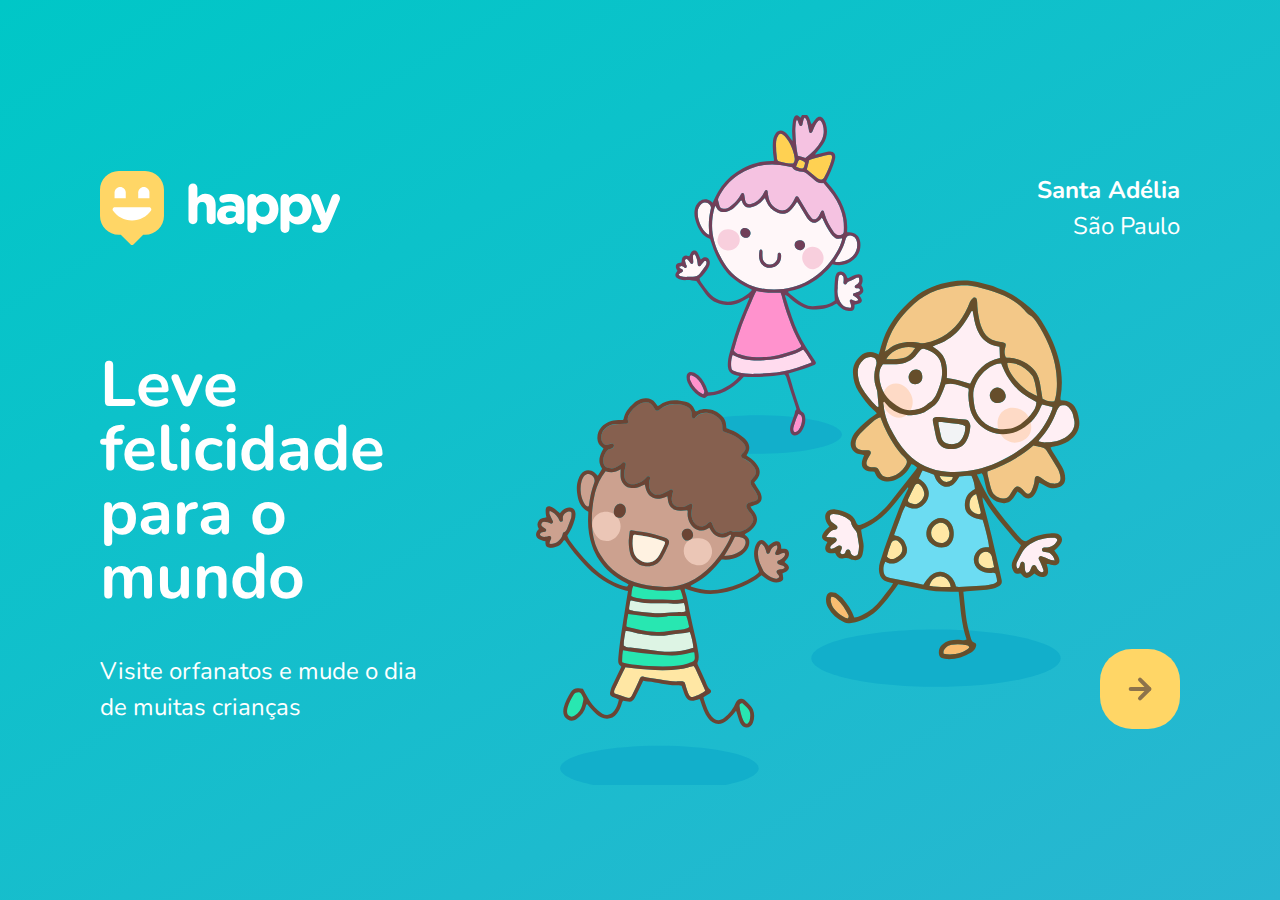
<file: index.html>
<!DOCTYPE html>
<html lang="pt-br">
  <head>
    <meta charset="UTF-8" />
    <meta name="viewport" content="width=device-width, initial-scale=1.0" />
    <link rel="stylesheet" href="./public/css/main.css" />
    <link rel="stylesheet" href="./public/css/page-landing.css" />
    <link rel="stylesheet" href="./public/css/animations.css" />
    <link rel="icon" href="./public/images/logo-icon.png" />
    <title>Happy</title>
  </head>
  <body>
    <div id="page-landing">
      <div id="container">
        <header>
          <img  class="animate-up" id="logo" src="./public/images/logo.svg" alt="Logomarca da Happy" />
          <div class="location animate-up">
            <strong>Santa Adélia</strong>
            <p>São Paulo</p>
          </div>
        </header>
        <main>
          <h1 class="animate-up" >Leve felicidade para o mundo</h1>
          <section class="visit">
            <p class="animate-up">Visite orfanatos e mude o dia de muitas crianças</p>
            <a href="#" title="Visite orfanatos" class="animate-up">
              <img
                src="./public/images/arrow.svg"
                alt="Acesse o mapa de orfanatos"
              />
            </a>
          </section>
        </main>
      </div>
    </div>
  </body>
</html>
</file>
<file: public/css/main.css>
@import url('https://fonts.googleapis.com/css2?family=Nunito:wght@400;600;800&display=swap');

* {
    margin: 0;
    padding: 0;
    box-sizing: border-box;
}
:root {
    font-size: 100%;
}

body {
    /* Todo body, no chrome, tem por padrão um display block e um margin de 8px */
    height: 100vh;
    color: white;
}

body, input, button, textarea {
    font-size: 1.125rem;
    line-height: 1;
    font-weight: 400;
    font-family: 'Nunito', sans-serif;

    /*font: 400 1.125rem/1 'Nunito, sans-serif'; -> shorthand*/
}
</file>
<file: public/css/page-landing.css>
#page-landing {
    background: linear-gradient(329.54deg, #29b6d1 0%, #00c7c7 100%);
    min-height: 100vh;
    text-align: center;
    /* o display flex trata de regras dentro da caixa */
    display: flex;
}

#container {
    /* o margin: auto só funciona se o elemento pai possuir um display: flex */
    margin: auto;
    width: min(90%, 70rem);
}

.location, h1, .visit p {
    height: 16vh;
}

.visit a {
    width: 5rem;
    height:5rem;
    background-color: #ffd666;
    border: none;
    border-radius: 2rem;

    display: flex;
    align-items: center;
    justify-content: center;

    margin: 0 auto;

    transition: background 200ms;
    animation-delay: 250ms;
}

.visit a:hover {
    background-color: #96feff;
}

/* animações */
#logo {
    animation-delay: 50ms;
}

#location {
        animation-delay: 100ms ;
}

main h1 {
    animation-delay: 150ms;
    font-size: clamp(2.4rem, 8vw, 4rem);
}

.visit p {
    animation-delay: 200ms;
}

/* DESKTOP VERSION */

@media(min-width: 48rem) {
    /*Quando a largura for maior do que 760px, serão aplicadas as configurações abaixo*/

    #container {
        /*shothand background - image, repeat, position, size */
        /*o position trabalhar em y, quando usamos bottom ou top 
          E trabalha o eixo x, quando usamos o right ou o left. */
        background-image: url("../images/bg.svg");
        background-repeat: no-repeat;
        background-position: 80%;
        background-size: clamp(18.75rem, 54vw, 35rem);
        padding: 3.5rem 1.25rem;
    }
    header {
        display: flex;
        
        align-items: center;
        justify-content: space-between;
    }

    .location, h1, .visit p {
        height: initial;
        text-align: initial;
    }

    .location {
        text-align: right;
        font-size: 1.5rem;
        line-height: 1.5;
    }

    main h1 {
        font-weight: bold;
        width: min(25rem, 80%);
        margin: clamp(10%, 10vh, 12%) 0 2.5rem;
    }

    .visit {
        display: flex;
        align-items: center;
        justify-content: space-between;
    }

    .visit p {
        line-height: 1.5;
        font-size: 1.5rem;
        width: clamp(20rem, 25vw, 25rem);
    }

    .visit a {
        margin: initial;
    }
}
</file>
<file: public/css/animations.css>
@keyframes up {
    from {
        opacity: 0;
        transform: translateY(1rem);
    }

    to {
        opacity: 1;
        transform: translateY(0);
    }
}

@keyframes right {
    from {
        transform: translatex(-100%);
    }

    to {
        transform: translateX(0);
    }
}

@keyframes appear {
    from {
        opacity: 0;
    }
    to {
        opacity: 1;
    }
}
  
.animate-up {
    animation-name: up;
    animation-duration: 0.3s;
    animation-fill-mode: backwards;
}

.animate-right {
    animation-name: right;
    animation-duration: 300ms;
}

.animate-appear {
    animation-name: appear; 
    animation-duration: 300ms;
    animation-fill-mode: backwards;

}
</file>
